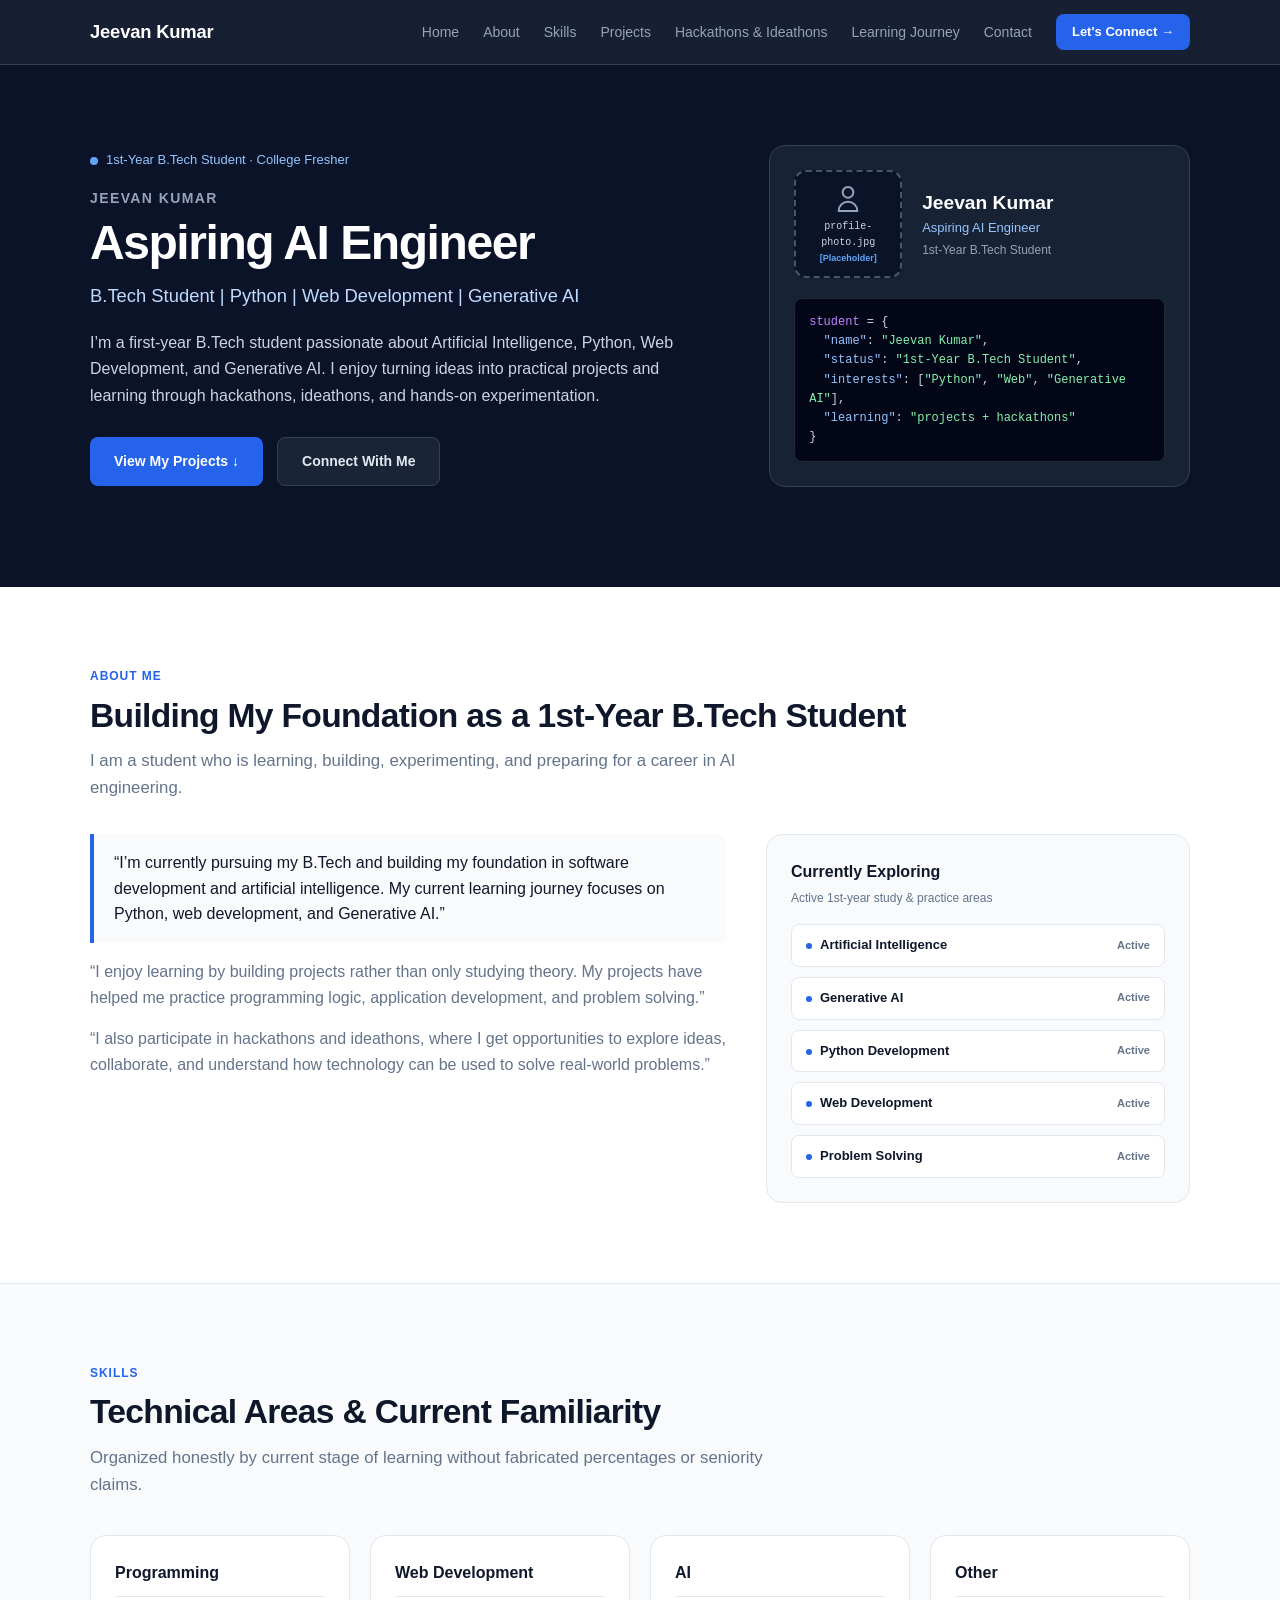
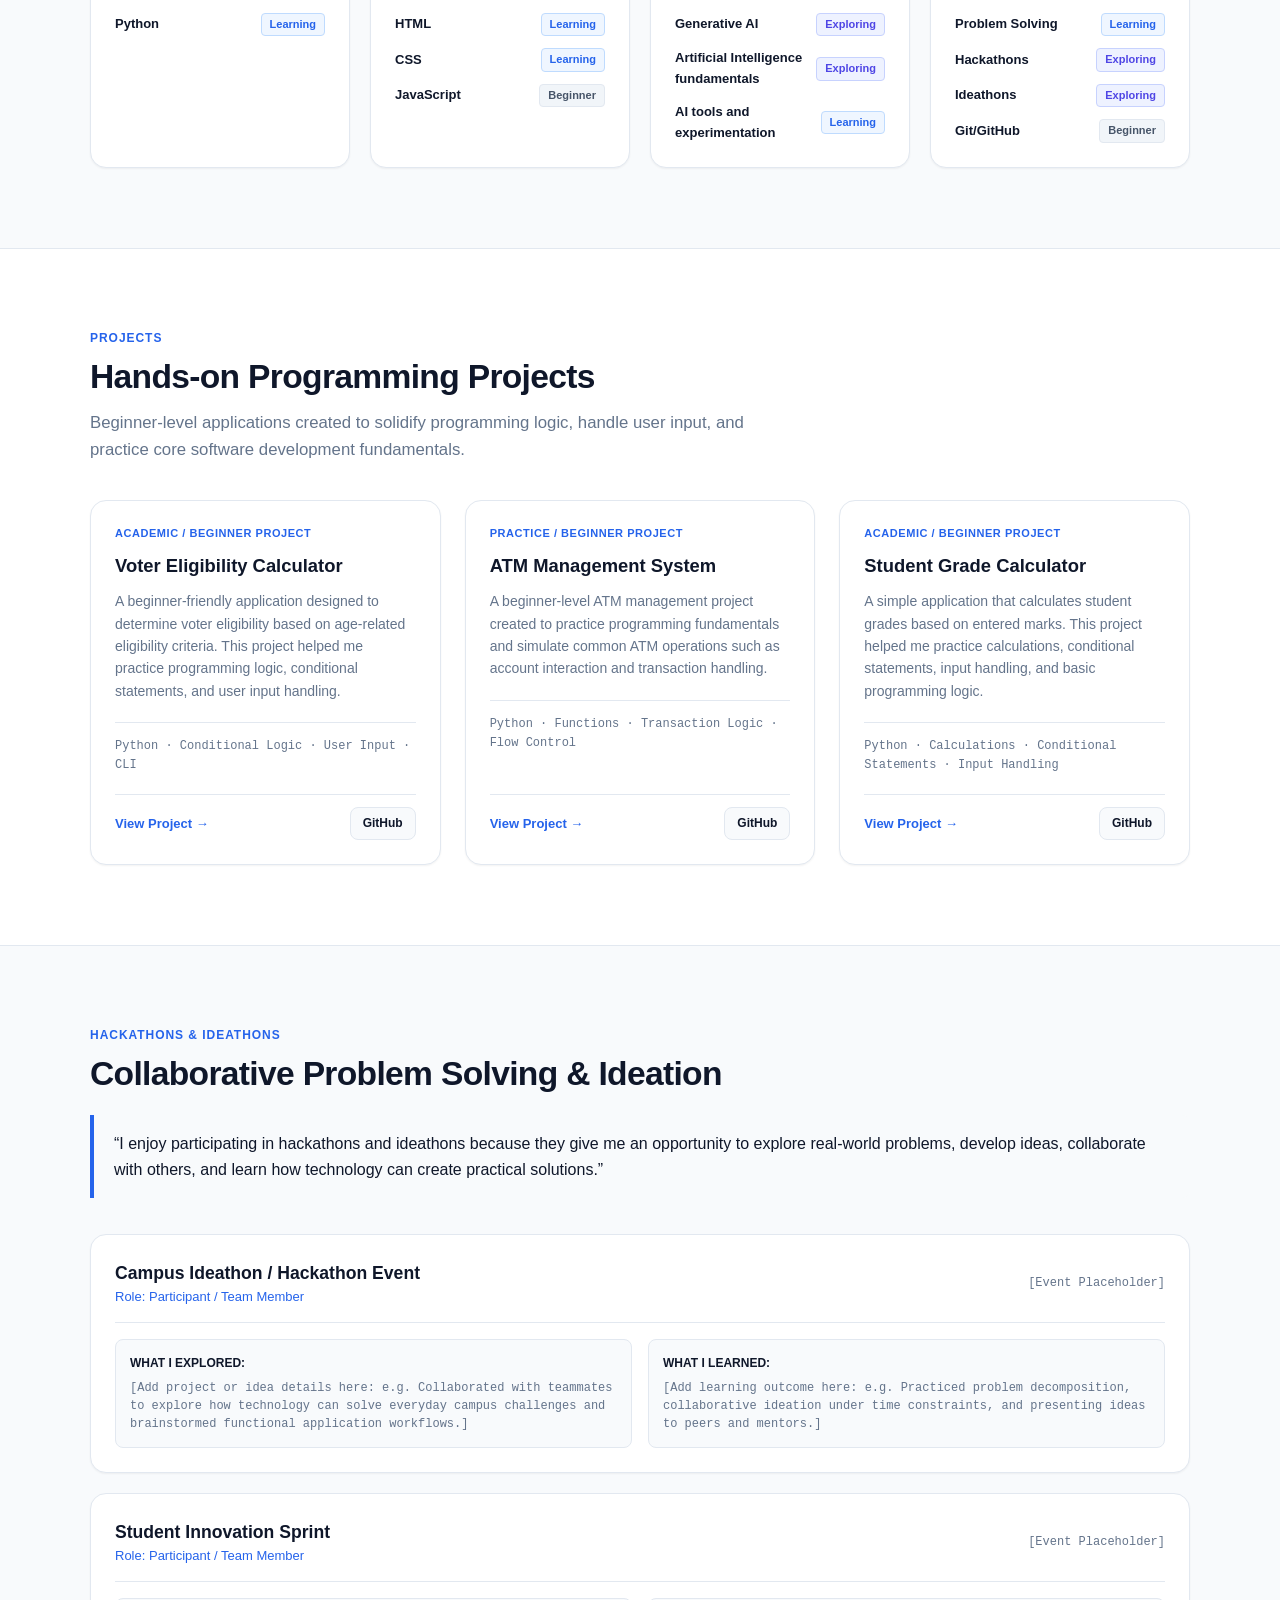
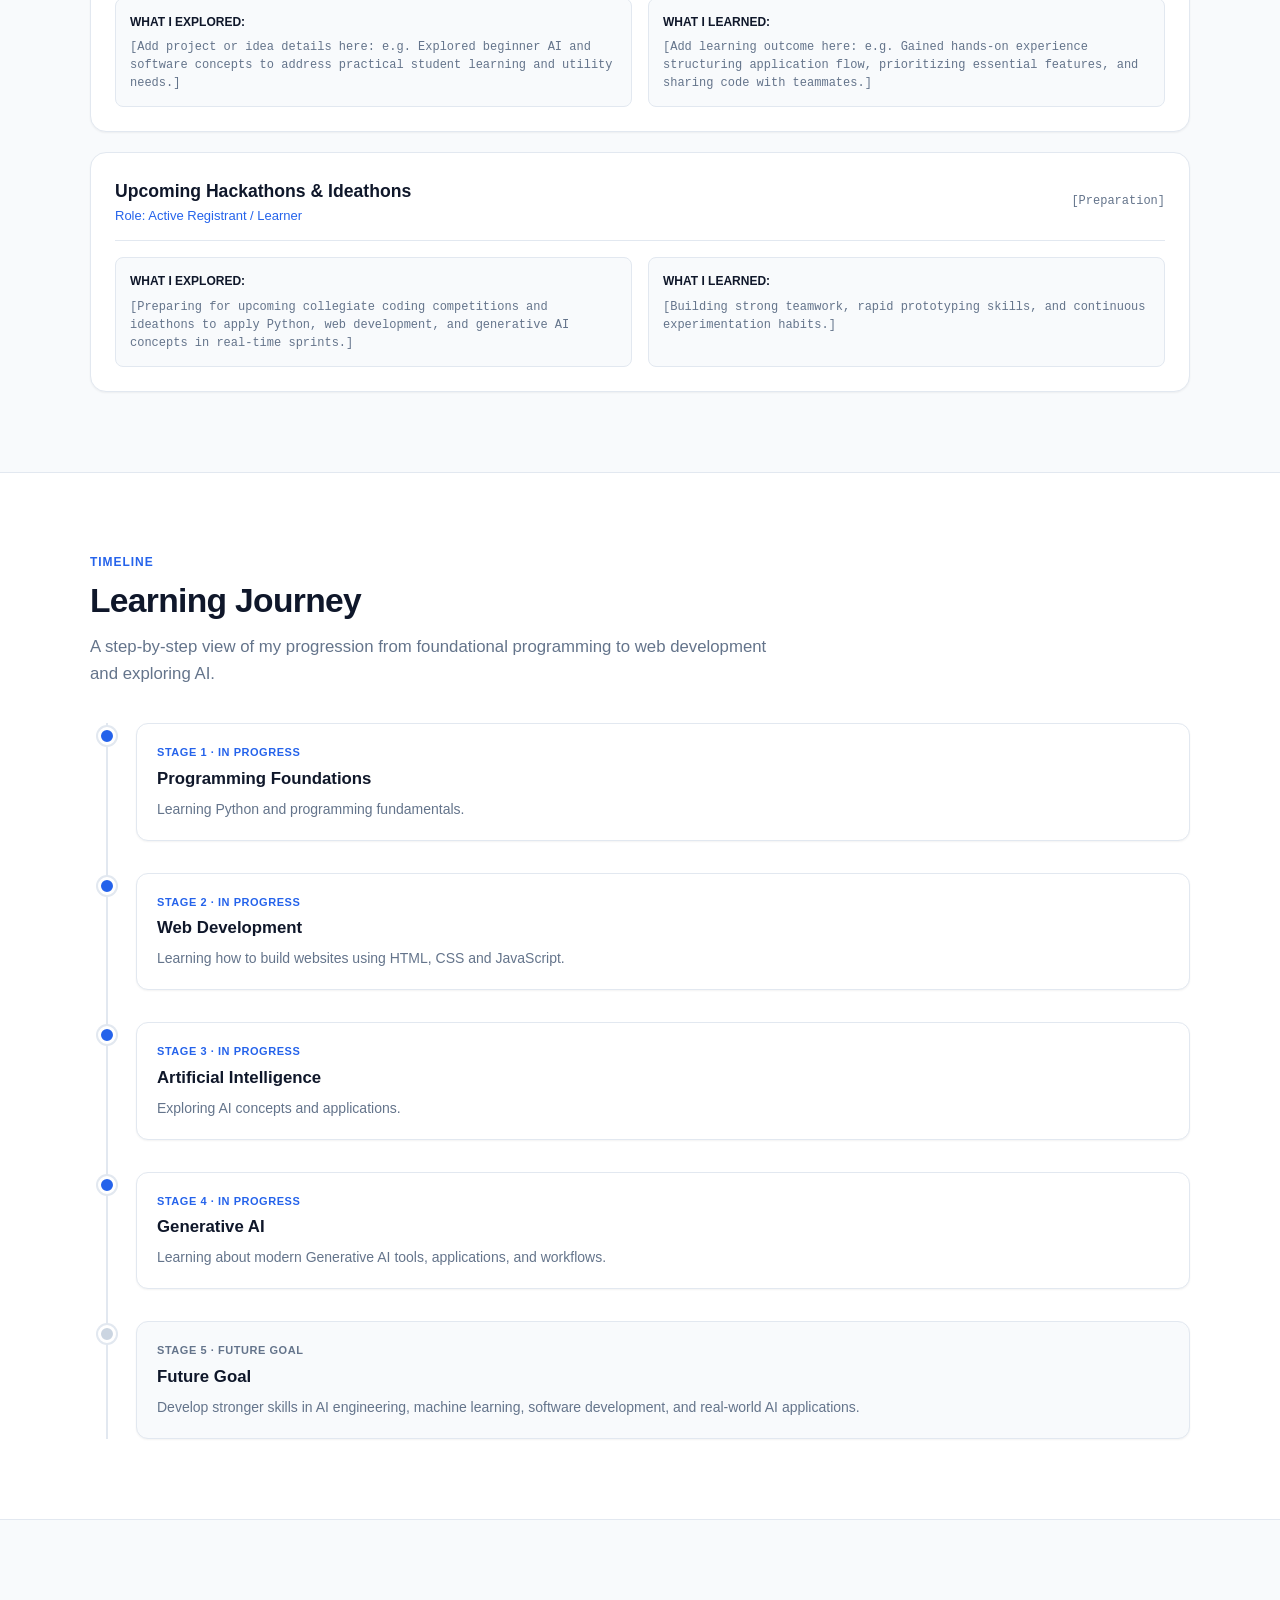
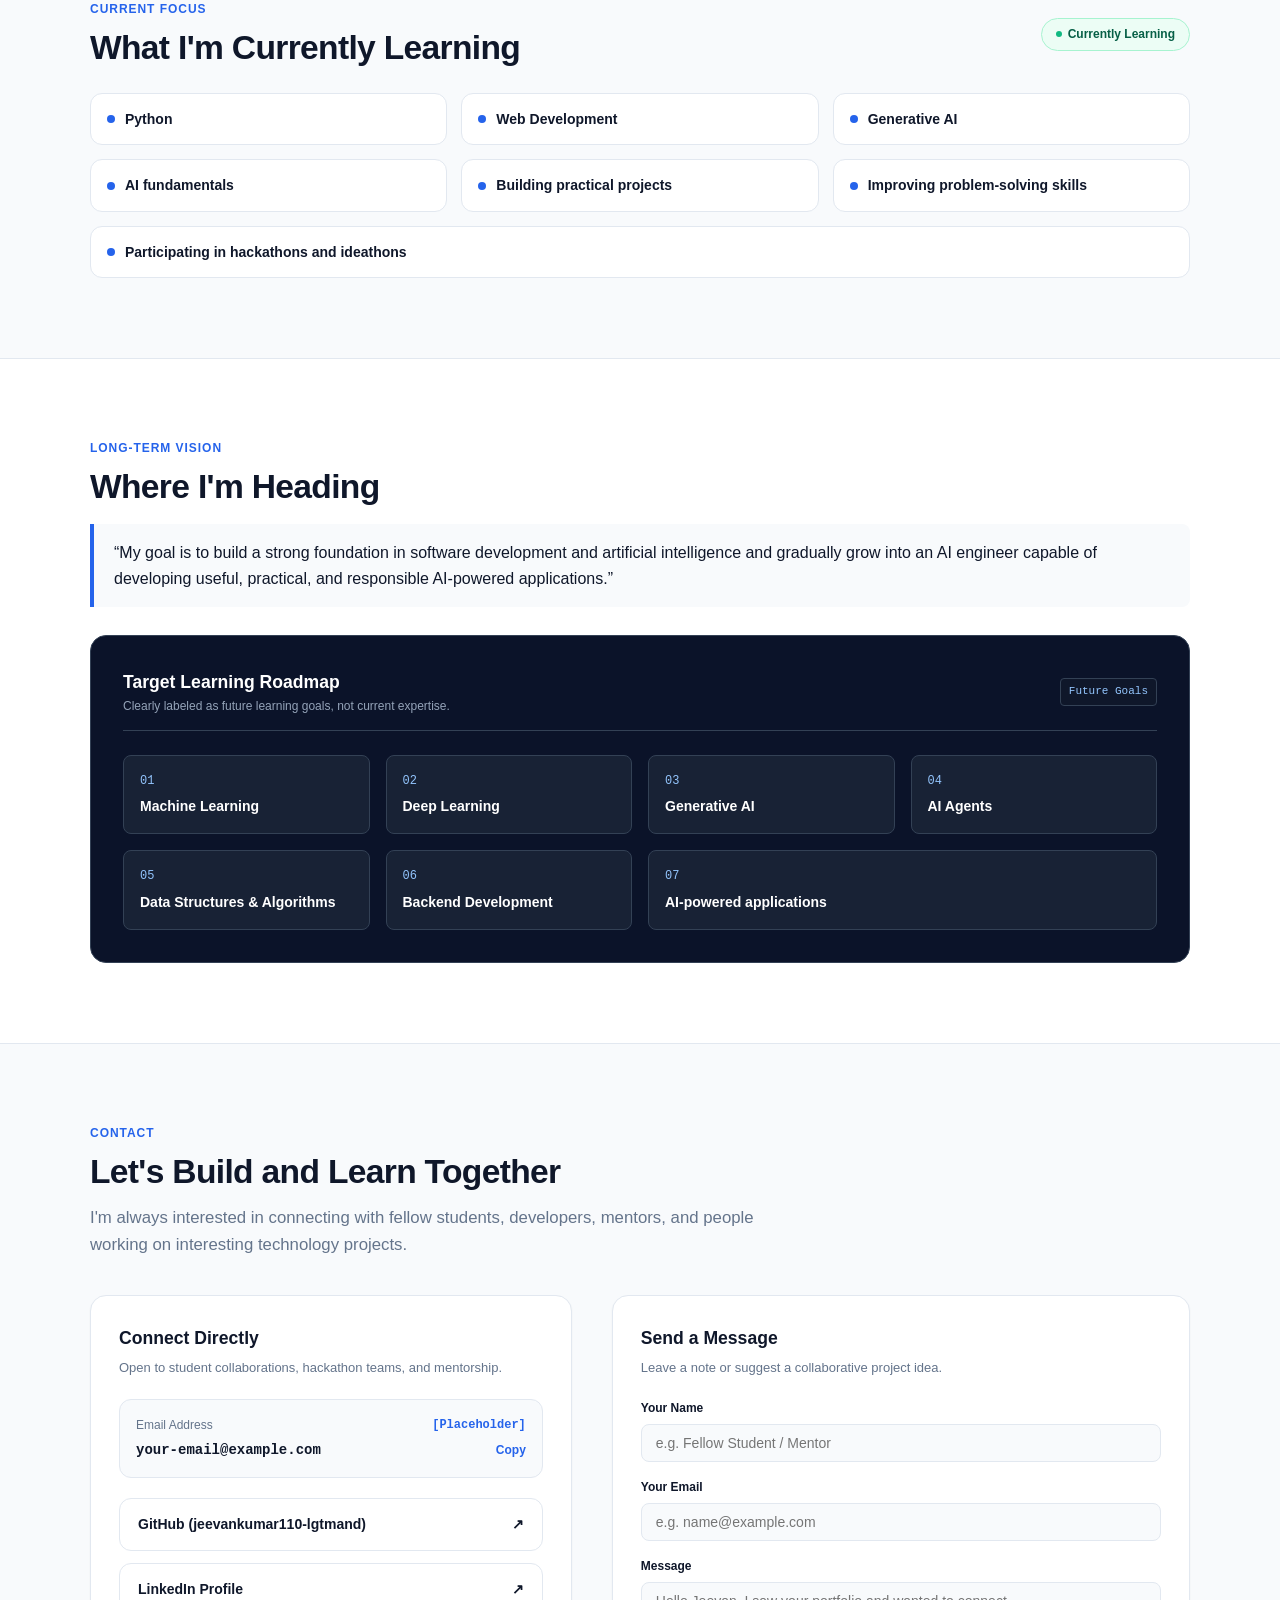
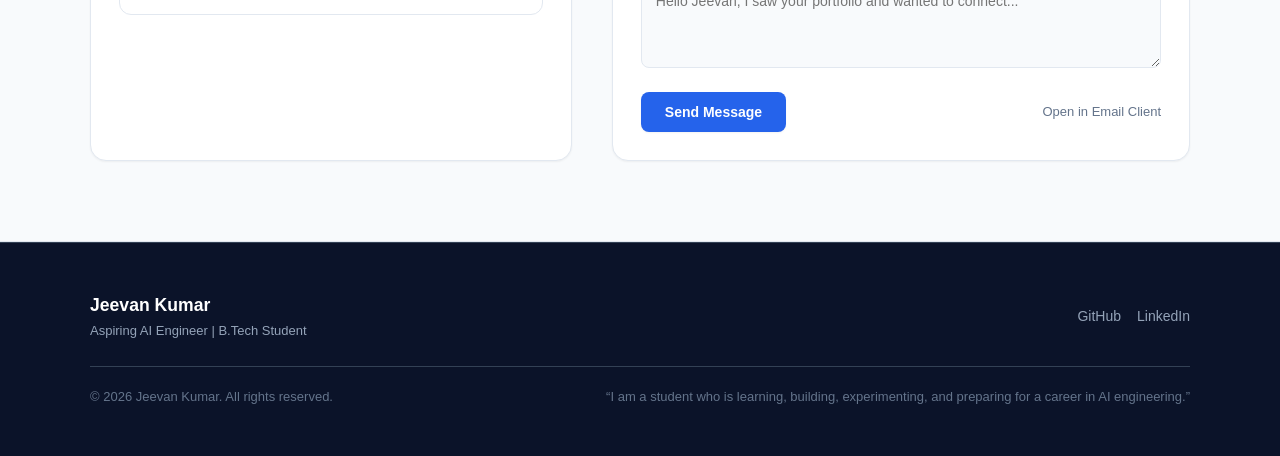
<file: portfolio/index.html>
<!DOCTYPE html>
<html lang="en">
<head>
  <meta charset="UTF-8">
  <meta name="viewport" content="width=device-width, initial-scale=1.0">
  <title>Jeevan Kumar | Aspiring AI Engineer &amp; B.Tech Student</title>
  <meta name="description" content="Portfolio of Jeevan Kumar, a B.Tech student exploring Python, Web Development, Artificial Intelligence and Generative AI.">
  
  <!-- Open Graph Metadata -->
  <meta property="og:title" content="Jeevan Kumar | Aspiring AI Engineer &amp; B.Tech Student">
  <meta property="og:description" content="Portfolio of Jeevan Kumar, a B.Tech student exploring Python, Web Development, Artificial Intelligence and Generative AI.">
  <meta property="og:type" content="website">
  <meta name="twitter:card" content="summary_large_image">

  <link rel="stylesheet" href="style.css">
</head>
<body>

  <!-- ========================================================================
       Sticky Navigation Bar
       ======================================================================== -->
  <nav class="navbar" id="navbar">
    <div class="container nav-wrapper">
      <a href="#home" class="brand-name">Jeevan Kumar</a>

      <button class="nav-toggle" id="navToggle" aria-label="Toggle navigation menu" aria-expanded="false">
        &#9776;
      </button>

      <ul class="nav-links" id="navLinks">
        <li><a href="#home" class="nav-link">Home</a></li>
        <li><a href="#about" class="nav-link">About</a></li>
        <li><a href="#skills" class="nav-link">Skills</a></li>
        <li><a href="#projects" class="nav-link">Projects</a></li>
        <li><a href="#hackathons" class="nav-link">Hackathons &amp; Ideathons</a></li>
        <li><a href="#journey" class="nav-link">Learning Journey</a></li>
        <li><a href="#contact" class="nav-link">Contact</a></li>
        <li>
          <a href="#contact" class="btn-connect">Let&apos;s Connect &rarr;</a>
        </li>
      </ul>
    </div>
  </nav>

  <!-- ========================================================================
       Hero Section
       ======================================================================== -->
  <header class="hero" id="home">
    <div class="container hero-grid">
      <div>
        <div class="hero-badge">
          <span class="pulse-dot"></span>
          <span>1st-Year B.Tech Student · College Fresher</span>
        </div>

        <p class="hero-name">Jeevan Kumar</p>
        <h1 class="hero-title">Aspiring AI Engineer</h1>
        <p class="hero-tagline">B.Tech Student | Python | Web Development | Generative AI</p>

        <p class="hero-intro">
          I’m a first-year B.Tech student passionate about Artificial Intelligence, Python, Web Development, and Generative AI. I enjoy turning ideas into practical projects and learning through hackathons, ideathons, and hands-on experimentation.
        </p>

        <div class="hero-actions">
          <a href="#projects" class="btn-primary">View My Projects &darr;</a>
          <a href="#contact" class="btn-secondary">Connect With Me</a>
        </div>
      </div>

      <!-- Right Column: Profile Photo Placeholder & Learner Card -->
      <div class="hero-card">
        <div class="profile-lockup">
          <div class="profile-placeholder-box">
            <svg fill="none" stroke="currentColor" viewBox="0 0 24 24" xmlns="http://www.w3.org/2000/svg">
              <path stroke-linecap="round" stroke-linejoin="round" stroke-width="1.5" d="M16 7a4 4 0 11-8 0 4 4 0 018 0zM12 14a7 7 0 00-7 7h14a7 7 0 00-7-7z"></path>
            </svg>
            <div class="placeholder-text">profile-photo.jpg</div>
            <div class="placeholder-tag">[Placeholder]</div>
          </div>

          <div class="profile-meta">
            <h3>Jeevan Kumar</h3>
            <div class="role">Aspiring AI Engineer</div>
            <div class="degree">1st-Year B.Tech Student</div>
          </div>
        </div>

        <div class="terminal-box">
          <span class="keyword">student</span> = {<br>
          &nbsp;&nbsp;<span class="key">"name"</span>: <span class="val">"Jeevan Kumar"</span>,<br>
          &nbsp;&nbsp;<span class="key">"status"</span>: <span class="val">"1st-Year B.Tech Student"</span>,<br>
          &nbsp;&nbsp;<span class="key">"interests"</span>: [<span class="val">"Python"</span>, <span class="val">"Web"</span>, <span class="val">"Generative AI"</span>],<br>
          &nbsp;&nbsp;<span class="key">"learning"</span>: <span class="val">"projects + hackathons"</span><br>
          }
        </div>
      </div>
    </div>
  </header>

  <!-- ========================================================================
       About Me Section
       ======================================================================== -->
  <section class="section bg-white" id="about">
    <div class="container">
      <div class="section-kicker">About Me</div>
      <h2 class="section-title">Building My Foundation as a 1st-Year B.Tech Student</h2>
      <p class="section-desc">
        I am a student who is learning, building, experimenting, and preparing for a career in AI engineering.
      </p>

      <div class="about-grid" style="margin-top: 32px;">
        <div>
          <div class="quote-highlight">
            &ldquo;I’m currently pursuing my B.Tech and building my foundation in software development and artificial intelligence. My current learning journey focuses on Python, web development, and Generative AI.&rdquo;
          </div>

          <p style="margin-bottom: 16px; color: var(--text-muted);">
            &ldquo;I enjoy learning by building projects rather than only studying theory. My projects have helped me practice programming logic, application development, and problem solving.&rdquo;
          </p>

          <p style="color: var(--text-muted);">
            &ldquo;I also participate in hackathons and ideathons, where I get opportunities to explore ideas, collaborate, and understand how technology can be used to solve real-world problems.&rdquo;
          </p>
        </div>

        <!-- Currently Exploring Card -->
        <div class="exploring-card">
          <h3>Currently Exploring</h3>
          <p class="subtitle">Active 1st-year study &amp; practice areas</p>
          <ul class="exploring-list">
            <li class="exploring-item"><span><span class="dot"></span>Artificial Intelligence</span> <span style="font-size: 0.6875rem; color: #64748b;">Active</span></li>
            <li class="exploring-item"><span><span class="dot"></span>Generative AI</span> <span style="font-size: 0.6875rem; color: #64748b;">Active</span></li>
            <li class="exploring-item"><span><span class="dot"></span>Python Development</span> <span style="font-size: 0.6875rem; color: #64748b;">Active</span></li>
            <li class="exploring-item"><span><span class="dot"></span>Web Development</span> <span style="font-size: 0.6875rem; color: #64748b;">Active</span></li>
            <li class="exploring-item"><span><span class="dot"></span>Problem Solving</span> <span style="font-size: 0.6875rem; color: #64748b;">Active</span></li>
          </ul>
        </div>
      </div>
    </div>
  </section>

  <!-- ========================================================================
       Skills Section
       ======================================================================== -->
  <section class="section bg-alt" id="skills">
    <div class="container">
      <div class="section-kicker">Skills</div>
      <h2 class="section-title">Technical Areas &amp; Current Familiarity</h2>
      <p class="section-desc">
        Organized honestly by current stage of learning without fabricated percentages or seniority claims.
      </p>

      <div class="skills-grid">
        <!-- Programming -->
        <div class="skill-category-card">
          <h3 class="category-title">Programming</h3>
          <ul class="skill-items">
            <li class="skill-row">
              <span class="skill-name">Python</span>
              <span class="skill-status learning">Learning</span>
            </li>
          </ul>
        </div>

        <!-- Web Development -->
        <div class="skill-category-card">
          <h3 class="category-title">Web Development</h3>
          <ul class="skill-items">
            <li class="skill-row">
              <span class="skill-name">HTML</span>
              <span class="skill-status learning">Learning</span>
            </li>
            <li class="skill-row">
              <span class="skill-name">CSS</span>
              <span class="skill-status learning">Learning</span>
            </li>
            <li class="skill-row">
              <span class="skill-name">JavaScript</span>
              <span class="skill-status beginner">Beginner</span>
            </li>
          </ul>
        </div>

        <!-- AI -->
        <div class="skill-category-card">
          <h3 class="category-title">AI</h3>
          <ul class="skill-items">
            <li class="skill-row">
              <span class="skill-name">Generative AI</span>
              <span class="skill-status exploring">Exploring</span>
            </li>
            <li class="skill-row">
              <span class="skill-name">Artificial Intelligence fundamentals</span>
              <span class="skill-status exploring">Exploring</span>
            </li>
            <li class="skill-row">
              <span class="skill-name">AI tools and experimentation</span>
              <span class="skill-status learning">Learning</span>
            </li>
          </ul>
        </div>

        <!-- Other -->
        <div class="skill-category-card">
          <h3 class="category-title">Other</h3>
          <ul class="skill-items">
            <li class="skill-row">
              <span class="skill-name">Problem Solving</span>
              <span class="skill-status learning">Learning</span>
            </li>
            <li class="skill-row">
              <span class="skill-name">Hackathons</span>
              <span class="skill-status exploring">Exploring</span>
            </li>
            <li class="skill-row">
              <span class="skill-name">Ideathons</span>
              <span class="skill-status exploring">Exploring</span>
            </li>
            <li class="skill-row">
              <span class="skill-name">Git/GitHub</span>
              <span class="skill-status beginner">Beginner</span>
            </li>
          </ul>
        </div>
      </div>
    </div>
  </section>

  <!-- ========================================================================
       Projects Section
       ======================================================================== -->
  <section class="section bg-white" id="projects">
    <div class="container">
      <div class="section-kicker">Projects</div>
      <h2 class="section-title">Hands-on Programming Projects</h2>
      <p class="section-desc">
        Beginner-level applications created to solidify programming logic, handle user input, and practice core software development fundamentals.
      </p>

      <div class="projects-grid">
        <!-- Project 1: Voter Eligibility Calculator -->
        <article class="project-card">
          <div>
            <div class="project-type-tag">Academic / Beginner Project</div>
            <h3 class="project-title">Voter Eligibility Calculator</h3>
            <p class="project-description">
              A beginner-friendly application designed to determine voter eligibility based on age-related eligibility criteria. This project helped me practice programming logic, conditional statements, and user input handling.
            </p>
            <div class="project-tags">
              <span class="tech-tag">Python · Conditional Logic · User Input · CLI</span>
            </div>
          </div>
          <div class="project-actions">
            <button class="btn-project-view" data-project="voter-eligibility">View Project &rarr;</button>
            <a href="https://github.com/jeevankumar110-lgtmand" target="_blank" rel="noopener noreferrer" class="btn-project-github">GitHub</a>
          </div>
        </article>

        <!-- Project 2: ATM Management System -->
        <article class="project-card">
          <div>
            <div class="project-type-tag">Practice / Beginner Project</div>
            <h3 class="project-title">ATM Management System</h3>
            <p class="project-description">
              A beginner-level ATM management project created to practice programming fundamentals and simulate common ATM operations such as account interaction and transaction handling.
            </p>
            <div class="project-tags">
              <span class="tech-tag">Python · Functions · Transaction Logic · Flow Control</span>
            </div>
          </div>
          <div class="project-actions">
            <button class="btn-project-view" data-project="atm-management">View Project &rarr;</button>
            <a href="https://github.com/jeevankumar110-lgtmand" target="_blank" rel="noopener noreferrer" class="btn-project-github">GitHub</a>
          </div>
        </article>

        <!-- Project 3: Student Grade Calculator -->
        <article class="project-card">
          <div>
            <div class="project-type-tag">Academic / Beginner Project</div>
            <h3 class="project-title">Student Grade Calculator</h3>
            <p class="project-description">
              A simple application that calculates student grades based on entered marks. This project helped me practice calculations, conditional statements, input handling, and basic programming logic.
            </p>
            <div class="project-tags">
              <span class="tech-tag">Python · Calculations · Conditional Statements · Input Handling</span>
            </div>
          </div>
          <div class="project-actions">
            <button class="btn-project-view" data-project="student-grade-calc">View Project &rarr;</button>
            <a href="https://github.com/jeevankumar110-lgtmand" target="_blank" rel="noopener noreferrer" class="btn-project-github">GitHub</a>
          </div>
        </article>
      </div>
    </div>
  </section>

  <!-- ========================================================================
       Hackathons & Ideathons Section
       ======================================================================== -->
  <section class="section bg-alt" id="hackathons">
    <div class="container">
      <div class="section-kicker">Hackathons &amp; Ideathons</div>
      <h2 class="section-title">Collaborative Problem Solving &amp; Ideation</h2>
      
      <div class="quote-highlight" style="margin-top: 20px; margin-bottom: 28px;">
        &ldquo;I enjoy participating in hackathons and ideathons because they give me an opportunity to explore real-world problems, develop ideas, collaborate with others, and learn how technology can create practical solutions.&rdquo;
      </div>

      <div class="hackathons-list">
        <!-- Event 1 Placeholder -->
        <div class="hackathon-card">
          <div class="hackathon-header">
            <div>
              <h3 class="hackathon-title">Campus Ideathon / Hackathon Event</h3>
              <div class="hackathon-role">Role: Participant / Team Member</div>
            </div>
            <span style="font-size: 0.75rem; color: #64748b; font-family: var(--font-mono);">[Event Placeholder]</span>
          </div>
          <div class="hackathon-grid">
            <div class="hackathon-box">
              <div class="box-label">What I explored:</div>
              <p class="box-content">[Add project or idea details here: e.g. Collaborated with teammates to explore how technology can solve everyday campus challenges and brainstormed functional application workflows.]</p>
            </div>
            <div class="hackathon-box">
              <div class="box-label">What I learned:</div>
              <p class="box-content">[Add learning outcome here: e.g. Practiced problem decomposition, collaborative ideation under time constraints, and presenting ideas to peers and mentors.]</p>
            </div>
          </div>
        </div>

        <!-- Event 2 Placeholder -->
        <div class="hackathon-card">
          <div class="hackathon-header">
            <div>
              <h3 class="hackathon-title">Student Innovation Sprint</h3>
              <div class="hackathon-role">Role: Participant / Team Member</div>
            </div>
            <span style="font-size: 0.75rem; color: #64748b; font-family: var(--font-mono);">[Event Placeholder]</span>
          </div>
          <div class="hackathon-grid">
            <div class="hackathon-box">
              <div class="box-label">What I explored:</div>
              <p class="box-content">[Add project or idea details here: e.g. Explored beginner AI and software concepts to address practical student learning and utility needs.]</p>
            </div>
            <div class="hackathon-box">
              <div class="box-label">What I learned:</div>
              <p class="box-content">[Add learning outcome here: e.g. Gained hands-on experience structuring application flow, prioritizing essential features, and sharing code with teammates.]</p>
            </div>
          </div>
        </div>

        <!-- Event 3 Placeholder -->
        <div class="hackathon-card">
          <div class="hackathon-header">
            <div>
              <h3 class="hackathon-title">Upcoming Hackathons &amp; Ideathons</h3>
              <div class="hackathon-role">Role: Active Registrant / Learner</div>
            </div>
            <span style="font-size: 0.75rem; color: #64748b; font-family: var(--font-mono);">[Preparation]</span>
          </div>
          <div class="hackathon-grid">
            <div class="hackathon-box">
              <div class="box-label">What I explored:</div>
              <p class="box-content">[Preparing for upcoming collegiate coding competitions and ideathons to apply Python, web development, and generative AI concepts in real-time sprints.]</p>
            </div>
            <div class="hackathon-box">
              <div class="box-label">What I learned:</div>
              <p class="box-content">[Building strong teamwork, rapid prototyping skills, and continuous experimentation habits.]</p>
            </div>
          </div>
        </div>
      </div>
    </div>
  </section>

  <!-- ========================================================================
       Learning Journey Section
       ======================================================================== -->
  <section class="section bg-white" id="journey">
    <div class="container">
      <div class="section-kicker">Timeline</div>
      <h2 class="section-title">Learning Journey</h2>
      <p class="section-desc">
        A step-by-step view of my progression from foundational programming to web development and exploring AI.
      </p>

      <div class="timeline">
        <!-- Stage 1 -->
        <div class="timeline-item">
          <div class="timeline-dot"></div>
          <div class="timeline-card">
            <div class="stage-badge">Stage 1 · In Progress</div>
            <h3 class="stage-title">Programming Foundations</h3>
            <p class="stage-desc">Learning Python and programming fundamentals.</p>
          </div>
        </div>

        <!-- Stage 2 -->
        <div class="timeline-item">
          <div class="timeline-dot"></div>
          <div class="timeline-card">
            <div class="stage-badge">Stage 2 · In Progress</div>
            <h3 class="stage-title">Web Development</h3>
            <p class="stage-desc">Learning how to build websites using HTML, CSS and JavaScript.</p>
          </div>
        </div>

        <!-- Stage 3 -->
        <div class="timeline-item">
          <div class="timeline-dot"></div>
          <div class="timeline-card">
            <div class="stage-badge">Stage 3 · In Progress</div>
            <h3 class="stage-title">Artificial Intelligence</h3>
            <p class="stage-desc">Exploring AI concepts and applications.</p>
          </div>
        </div>

        <!-- Stage 4 -->
        <div class="timeline-item">
          <div class="timeline-dot"></div>
          <div class="timeline-card">
            <div class="stage-badge">Stage 4 · In Progress</div>
            <h3 class="stage-title">Generative AI</h3>
            <p class="stage-desc">Learning about modern Generative AI tools, applications, and workflows.</p>
          </div>
        </div>

        <!-- Stage 5 -->
        <div class="timeline-item">
          <div class="timeline-dot future"></div>
          <div class="timeline-card" style="background-color: var(--bg-light);">
            <div class="stage-badge" style="color: #64748b;">Stage 5 · Future Goal</div>
            <h3 class="stage-title">Future Goal</h3>
            <p class="stage-desc">Develop stronger skills in AI engineering, machine learning, software development, and real-world AI applications.</p>
          </div>
        </div>
      </div>
    </div>
  </section>

  <!-- ========================================================================
       Current Focus Section
       ======================================================================== -->
  <section class="section bg-alt" id="focus">
    <div class="container">
      <div style="display:flex; justify-content:space-between; align-items:center; flex-wrap:wrap; gap:12px; margin-bottom: 20px;">
        <div>
          <div class="section-kicker">Current Focus</div>
          <h2 class="section-title" style="margin-bottom:0;">What I&apos;m Currently Learning</h2>
        </div>
        <div style="display:inline-flex; align-items:center; gap:6px; font-size:0.75rem; background:#ecfdf5; border:1px solid #a7f3d0; color:#065f46; padding:6px 14px; border-radius:20px; font-weight:600;">
          <span style="width:6px; height:6px; background:#10b981; border-radius:50%;"></span>
          <span>Currently Learning</span>
        </div>
      </div>

      <div class="focus-grid">
        <div class="focus-item"><span class="focus-dot"></span>Python</div>
        <div class="focus-item"><span class="focus-dot"></span>Web Development</div>
        <div class="focus-item"><span class="focus-dot"></span>Generative AI</div>
        <div class="focus-item"><span class="focus-dot"></span>AI fundamentals</div>
        <div class="focus-item"><span class="focus-dot"></span>Building practical projects</div>
        <div class="focus-item"><span class="focus-dot"></span>Improving problem-solving skills</div>
        <div class="focus-item" style="grid-column: span 3;"><span class="focus-dot"></span>Participating in hackathons and ideathons</div>
      </div>
    </div>
  </section>

  <!-- ========================================================================
       Future Goals Section
       ======================================================================== -->
  <section class="section bg-white" id="goals">
    <div class="container">
      <div class="section-kicker">Long-Term Vision</div>
      <h2 class="section-title">Where I&apos;m Heading</h2>
      <div class="quote-highlight" style="margin-top: 16px;">
        &ldquo;My goal is to build a strong foundation in software development and artificial intelligence and gradually grow into an AI engineer capable of developing useful, practical, and responsible AI-powered applications.&rdquo;
      </div>

      <div class="goals-banner">
        <div style="display:flex; justify-content:space-between; align-items:center; border-bottom:1px solid var(--border-dark); padding-bottom:14px;">
          <div>
            <h3 style="font-size:1.1rem; font-weight:700; color:#ffffff;">Target Learning Roadmap</h3>
            <p style="font-size:0.75rem; color:#94a3b8;">Clearly labeled as future learning goals, not current expertise.</p>
          </div>
          <span style="font-size:0.6875rem; background:#0f172a; padding:4px 8px; border-radius:4px; border:1px solid #334155; color:#93c5fd; font-family:var(--font-mono);">Future Goals</span>
        </div>

        <div class="goals-grid">
          <div class="goal-card"><div class="num">01</div><div class="title">Machine Learning</div></div>
          <div class="goal-card"><div class="num">02</div><div class="title">Deep Learning</div></div>
          <div class="goal-card"><div class="num">03</div><div class="title">Generative AI</div></div>
          <div class="goal-card"><div class="num">04</div><div class="title">AI Agents</div></div>
          <div class="goal-card"><div class="num">05</div><div class="title">Data Structures &amp; Algorithms</div></div>
          <div class="goal-card"><div class="num">06</div><div class="title">Backend Development</div></div>
          <div class="goal-card" style="grid-column: span 2;"><div class="num">07</div><div class="title">AI-powered applications</div></div>
        </div>
      </div>
    </div>
  </section>

  <!-- ========================================================================
       Contact Section
       ======================================================================== -->
  <section class="section bg-alt" id="contact">
    <div class="container">
      <div class="section-kicker">Contact</div>
      <h2 class="section-title">Let&apos;s Build and Learn Together</h2>
      <p class="section-desc">
        I&apos;m always interested in connecting with fellow students, developers, mentors, and people working on interesting technology projects.
      </p>

      <div class="contact-grid">
        <!-- Direct Social & Email Placeholder -->
        <div class="contact-card">
          <h3 style="font-size: 1.1rem; font-weight: 700; margin-bottom: 6px;">Connect Directly</h3>
          <p style="font-size: 0.8125rem; color: var(--text-muted); margin-bottom: 20px;">
            Open to student collaborations, hackathon teams, and mentorship.
          </p>

          <!-- Email Placeholder -->
          <div class="email-box">
            <div class="email-label">
              <span>Email Address</span>
              <span style="color:#2563eb; font-weight:600; font-family:var(--font-mono);">[Placeholder]</span>
            </div>
            <div style="display:flex; justify-content:space-between; align-items:center;">
              <a href="mailto:your-email@example.com" class="email-val">your-email@example.com</a>
              <button id="copyEmailBtn" style="font-size:0.75rem; color:#2563eb; font-weight:600;">Copy</button>
            </div>
          </div>

          <!-- Social Links -->
          <a href="https://github.com/jeevankumar110-lgtmand" target="_blank" rel="noopener noreferrer" class="social-button">
            <span>GitHub (jeevankumar110-lgtmand)</span>
            <span>&nearr;</span>
          </a>

          <a href="https://www.linkedin.com/in/jeevan-undefined-16373943b/" target="_blank" rel="noopener noreferrer" class="social-button">
            <span>LinkedIn Profile</span>
            <span>&nearr;</span>
          </a>
        </div>

        <!-- Contact Form -->
        <div class="contact-card">
          <h3 style="font-size: 1.1rem; font-weight: 700; margin-bottom: 6px;">Send a Message</h3>
          <p style="font-size: 0.8125rem; color: var(--text-muted); margin-bottom: 20px;">
            Leave a note or suggest a collaborative project idea.
          </p>

          <div id="formSuccess" style="display:none; padding:12px; background:#ecfdf5; border:1px solid #a7f3d0; border-radius:6px; color:#065f46; font-size:0.8125rem; margin-bottom:16px;">
            Thank you for reaching out! Message simulated successfully.
          </div>

          <form id="contactForm">
            <div class="form-group">
              <label for="name" class="form-label">Your Name</label>
              <input type="text" id="name" required class="form-input" placeholder="e.g. Fellow Student / Mentor">
            </div>

            <div class="form-group">
              <label for="email" class="form-label">Your Email</label>
              <input type="email" id="email" required class="form-input" placeholder="e.g. name@example.com">
            </div>

            <div class="form-group">
              <label for="message" class="form-label">Message</label>
              <textarea id="message" required rows="4" class="form-textarea" placeholder="Hello Jeevan, I saw your portfolio and wanted to connect..."></textarea>
            </div>

            <div style="display:flex; justify-content:space-between; align-items:center;">
              <button type="submit" class="btn-primary">Send Message</button>
              <a href="mailto:your-email@example.com" style="font-size:0.8125rem; color:var(--text-muted);">Open in Email Client</a>
            </div>
          </form>
        </div>
      </div>
    </div>
  </section>

  <!-- ========================================================================
       Footer
       ======================================================================== -->
  <footer class="footer">
    <div class="container">
      <div class="footer-inner">
        <div class="footer-brand">
          <h4>Jeevan Kumar</h4>
          <p style="font-size:0.8125rem; color:#94a3b8; margin-top:2px;">Aspiring AI Engineer | B.Tech Student</p>
        </div>

        <div class="footer-socials">
          <a href="https://github.com/jeevankumar110-lgtmand" target="_blank" rel="noopener noreferrer" aria-label="GitHub">GitHub</a>
          <a href="https://www.linkedin.com/in/jeevan-undefined-16373943b/" target="_blank" rel="noopener noreferrer" aria-label="LinkedIn">LinkedIn</a>
        </div>
      </div>

      <div class="footer-copy">
        <p>&copy; 2026 Jeevan Kumar. All rights reserved.</p>
        <p>&ldquo;I am a student who is learning, building, experimenting, and preparing for a career in AI engineering.&rdquo;</p>
      </div>
    </div>
  </footer>

  <!-- ========================================================================
       Project Details Modal Dialog
       ======================================================================== -->
  <div class="modal-overlay" id="projectModal" role="dialog" aria-modal="true" aria-labelledby="modalTitle">
    <div class="modal-card">
      <div class="modal-header">
        <div>
          <span style="font-size:0.6875rem; font-weight:700; color:#2563eb; text-transform:uppercase;">Project Details</span>
          <h3 id="modalTitle" style="font-size:1.2rem; font-weight:700; color:#0f172a; margin-top:2px;">Project Title</h3>
        </div>
        <button id="modalCloseBtn" style="font-size:1.5rem; color:#64748b; line-height:1;" aria-label="Close dialog">&times;</button>
      </div>

      <div class="modal-body">
        <h4 style="font-size:0.75rem; font-weight:700; text-transform:uppercase; color:#64748b; margin-bottom:6px;">Overview</h4>
        <p id="modalDesc" style="font-size:0.875rem; color:#334155; line-height:1.6; margin-bottom:16px;">Description</p>

        <h4 style="font-size:0.75rem; font-weight:700; text-transform:uppercase; color:#64748b; margin-bottom:8px;">Core Concepts Demonstrated</h4>
        <ul id="modalConcepts" style="list-style:none; font-size:0.8125rem; color:#334155; margin-bottom:16px;"></ul>

        <h4 style="font-size:0.75rem; font-weight:700; text-transform:uppercase; color:#64748b; margin-bottom:6px;">Technologies Used</h4>
        <div id="modalTags" style="font-family:var(--font-mono); font-size:0.75rem; color:#2563eb;">Tags</div>
      </div>

      <div class="modal-footer">
        <a href="https://github.com/jeevankumar110-lgtmand" target="_blank" rel="noopener noreferrer" class="btn-secondary" style="margin-right:8px; font-size:0.75rem; padding:8px 14px;">View GitHub</a>
        <button id="modalFooterClose" class="btn-primary" style="font-size:0.75rem; padding:8px 16px;">Close</button>
      </div>
    </div>
  </div>

  <script src="script.js"></script>
</body>
</html>
</file>
<file: portfolio/style.css>
/* ==========================================================================
   Jeevan Kumar — Personal Portfolio Stylesheet
   Minimal, Elegant, Professional Technology Student Portfolio
   ========================================================================== */

:root {
  /* Sophisticated Neutral Palette */
  --bg-primary: #0b1329;       /* Dark Navy Hero & Footer */
  --bg-secondary: #0f172a;     /* Deep Slate */
  --bg-surface: #1e293b;       /* Surface Slate */
  --bg-light: #f8fafc;         /* Off-white canvas */
  --bg-card: #ffffff;          /* Pure white card */
  --border-light: #e2e8f0;     /* Light hairline border */
  --border-dark: #334155;      /* Dark border */
  
  /* Text Colors */
  --text-main: #0f172a;        /* Deep charcoal */
  --text-muted: #64748b;       /* Slate muted */
  --text-light: #f8fafc;       /* Light text for dark surfaces */
  --text-dim: #94a3b8;         /* Subdued text */
  
  /* Accent Colors */
  --accent-blue: #2563eb;      /* Soft professional blue */
  --accent-blue-hover: #1d4ed8;
  --accent-soft: #eff6ff;      /* Light blue tint */
  --accent-border: #bfdbfe;
  --accent-emerald: #059669;   /* Status green */
  
  /* Layout & Typography */
  --font-main: -apple-system, BlinkMacSystemFont, 'Segoe UI', Roboto, 'Helvetica Neue', Arial, sans-serif;
  --font-mono: ui-monospace, SFMono-Regular, Menlo, Monaco, Consolas, 'Liberation Mono', monospace;
  --container-max: 1140px;
  --radius-sm: 8px;
  --radius-md: 12px;
  --radius-lg: 16px;
  --shadow-sm: 0 1px 2px 0 rgba(0, 0, 0, 0.05);
  --shadow-md: 0 4px 6px -1px rgba(0, 0, 0, 0.08), 0 2px 4px -2px rgba(0, 0, 0, 0.05);
  --transition: all 0.2s cubic-bezier(0.16, 1, 0.3, 1);
}

/* Base Reset & Accessibility */
*, *::before, *::after {
  box-sizing: border-box;
  margin: 0;
  padding: 0;
}

html {
  font-family: var(--font-main);
  color: var(--text-main);
  background-color: var(--bg-light);
  line-height: 1.6;
  scroll-behavior: smooth;
}

body {
  min-height: 100vh;
  display: flex;
  flex-direction: column;
}

/* Reduced motion preference */
@media (prefers-reduced-motion: reduce) {
  *, html {
    animation-duration: 0.01ms !important;
    animation-iteration-count: 1 !important;
    transition-duration: 0.01ms !important;
    scroll-behavior: auto !important;
  }
}

a {
  color: inherit;
  text-decoration: none;
  transition: var(--transition);
}

button {
  font-family: inherit;
  cursor: pointer;
  border: none;
  background: none;
  transition: var(--transition);
}

/* Container */
.container {
  width: 100%;
  max-width: var(--container-max);
  margin-left: auto;
  margin-right: auto;
  padding-left: 20px;
  padding-right: 20px;
}

/* Section Header Typography */
.section {
  padding: 80px 0;
  border-bottom: 1px solid var(--border-light);
}

.section.bg-alt {
  background-color: var(--bg-light);
}

.section.bg-white {
  background-color: #ffffff;
}

.section-kicker {
  font-size: 0.75rem;
  font-weight: 700;
  letter-spacing: 0.08em;
  text-transform: uppercase;
  color: var(--accent-blue);
  margin-bottom: 8px;
}

.section-title {
  font-size: 2.1rem;
  font-weight: 800;
  letter-spacing: -0.02em;
  color: var(--text-main);
  margin-bottom: 12px;
  line-height: 1.25;
}

.section-desc {
  font-size: 1.05rem;
  color: var(--text-muted);
  max-width: 680px;
  line-height: 1.6;
}

/* Sticky Navigation Bar */
.navbar {
  position: sticky;
  top: 0;
  z-index: 100;
  background-color: rgba(11, 19, 41, 0.95);
  backdrop-filter: blur(8px);
  border-bottom: 1px solid var(--border-dark);
  color: var(--text-light);
}

.nav-wrapper {
  display: flex;
  align-items: center;
  justify-content: space-between;
  height: 64px;
}

.brand-name {
  font-size: 1.15rem;
  font-weight: 800;
  letter-spacing: -0.01em;
  color: #ffffff;
}

.brand-name:hover {
  color: #93c5fd;
}

.nav-links {
  display: flex;
  align-items: center;
  gap: 24px;
  list-style: none;
}

.nav-link {
  font-size: 0.875rem;
  font-weight: 500;
  color: var(--text-dim);
}

.nav-link:hover, .nav-link.active {
  color: #ffffff;
}

.btn-connect {
  display: inline-flex;
  align-items: center;
  gap: 6px;
  padding: 8px 16px;
  font-size: 0.8125rem;
  font-weight: 600;
  color: #ffffff;
  background-color: var(--accent-blue);
  border-radius: var(--radius-sm);
  white-space: nowrap;
}

.btn-connect:hover {
  background-color: var(--accent-blue-hover);
}

/* Mobile Nav Toggle */
.nav-toggle {
  display: none;
  background: none;
  border: none;
  color: var(--text-light);
  font-size: 1.5rem;
  padding: 4px;
}

/* Hero Section */
.hero {
  background-color: var(--bg-primary);
  color: var(--text-light);
  padding: 80px 0 100px;
  position: relative;
  overflow: hidden;
}

.hero-grid {
  display: grid;
  grid-template-columns: 1.2fr 0.8fr;
  gap: 48px;
  align-items: center;
}

.hero-badge {
  display: inline-flex;
  align-items: center;
  gap: 8px;
  font-size: 0.8125rem;
  font-weight: 500;
  color: #93c5fd;
  margin-bottom: 16px;
}

.pulse-dot {
  width: 8px;
  height: 8px;
  background-color: #60a5fa;
  border-radius: 50%;
}

.hero-name {
  font-size: 0.875rem;
  font-weight: 700;
  text-transform: uppercase;
  letter-spacing: 0.1em;
  color: var(--text-dim);
  margin-bottom: 6px;
}

.hero-title {
  font-size: 3rem;
  font-weight: 800;
  letter-spacing: -0.03em;
  line-height: 1.15;
  color: #ffffff;
  margin-bottom: 10px;
}

.hero-tagline {
  font-size: 1.15rem;
  font-weight: 500;
  color: #bfdbfe;
  margin-bottom: 20px;
}

.hero-intro {
  font-size: 1rem;
  color: #cbd5e1;
  line-height: 1.65;
  margin-bottom: 28px;
  max-width: 600px;
}

.hero-actions {
  display: flex;
  gap: 14px;
  flex-wrap: wrap;
}

.btn-primary {
  display: inline-flex;
  align-items: center;
  gap: 8px;
  padding: 12px 24px;
  font-size: 0.875rem;
  font-weight: 600;
  color: #ffffff;
  background-color: var(--accent-blue);
  border-radius: var(--radius-sm);
  box-shadow: var(--shadow-sm);
}

.btn-primary:hover {
  background-color: var(--accent-blue-hover);
}

.btn-secondary {
  display: inline-flex;
  align-items: center;
  gap: 8px;
  padding: 12px 24px;
  font-size: 0.875rem;
  font-weight: 600;
  color: #e2e8f0;
  background-color: rgba(30, 41, 59, 0.8);
  border: 1px solid var(--border-dark);
  border-radius: var(--radius-sm);
}

.btn-secondary:hover {
  background-color: #334155;
  color: #ffffff;
}

/* Hero Right: Profile Placeholder & Code Card */
.hero-card {
  background: rgba(30, 41, 59, 0.7);
  border: 1px solid var(--border-dark);
  border-radius: var(--radius-lg);
  padding: 24px;
}

.profile-lockup {
  display: flex;
  gap: 20px;
  align-items: center;
}

.profile-placeholder-box {
  width: 108px;
  height: 108px;
  background-color: #0b1329;
  border: 2px dashed #475569;
  border-radius: var(--radius-md);
  display: flex;
  flex-direction: column;
  align-items: center;
  justify-content: center;
  text-align: center;
  padding: 8px;
  flex-shrink: 0;
}

.profile-placeholder-box svg {
  width: 32px;
  height: 32px;
  color: #94a3b8;
  margin-bottom: 4px;
}

.placeholder-text {
  font-family: var(--font-mono);
  font-size: 0.625rem;
  color: #cbd5e1;
}

.placeholder-tag {
  font-size: 0.5625rem;
  color: #60a5fa;
  font-weight: 600;
}

.profile-meta h3 {
  font-size: 1.2rem;
  font-weight: 700;
  color: #ffffff;
}

.profile-meta .role {
  font-size: 0.8125rem;
  color: #93c5fd;
  font-weight: 500;
}

.profile-meta .degree {
  font-size: 0.75rem;
  color: var(--text-dim);
  margin-top: 2px;
}

.terminal-box {
  margin-top: 20px;
  background-color: #020617;
  border: 1px solid #1e293b;
  border-radius: var(--radius-sm);
  padding: 14px;
  font-family: var(--font-mono);
  font-size: 0.75rem;
  line-height: 1.6;
  color: #cbd5e1;
}

.terminal-box .key { color: #93c5fd; }
.terminal-box .val { color: #86efac; }
.terminal-box .keyword { color: #c084fc; }

/* About Section */
.about-grid {
  display: grid;
  grid-template-columns: 1.2fr 0.8fr;
  gap: 40px;
  align-items: start;
}

.quote-highlight {
  padding: 16px 20px;
  background-color: var(--bg-light);
  border-left: 4px solid var(--accent-blue);
  border-radius: 0 var(--radius-sm) var(--radius-sm) 0;
  font-weight: 500;
  color: var(--text-main);
  margin-bottom: 16px;
}

.exploring-card {
  background-color: var(--bg-light);
  border: 1px solid var(--border-light);
  border-radius: var(--radius-lg);
  padding: 24px;
}

.exploring-card h3 {
  font-size: 1rem;
  font-weight: 700;
  color: var(--text-main);
  margin-bottom: 4px;
}

.exploring-card .subtitle {
  font-size: 0.75rem;
  color: var(--text-muted);
  margin-bottom: 16px;
}

.exploring-list {
  list-style: none;
  display: flex;
  flex-direction: column;
  gap: 10px;
}

.exploring-item {
  display: flex;
  align-items: center;
  justify-content: space-between;
  padding: 10px 14px;
  background-color: #ffffff;
  border: 1px solid var(--border-light);
  border-radius: var(--radius-sm);
  font-size: 0.8125rem;
  font-weight: 600;
  color: var(--text-main);
}

.dot {
  width: 6px;
  height: 6px;
  background-color: var(--accent-blue);
  border-radius: 50%;
  display: inline-block;
  margin-right: 8px;
}

/* Skills Section */
.skills-grid {
  display: grid;
  grid-template-columns: repeat(4, 1fr);
  gap: 20px;
  margin-top: 36px;
}

.skill-category-card {
  background: #ffffff;
  border: 1px solid var(--border-light);
  border-radius: var(--radius-lg);
  padding: 24px;
  box-shadow: var(--shadow-sm);
}

.category-title {
  font-size: 1rem;
  font-weight: 700;
  color: var(--text-main);
  margin-bottom: 16px;
  padding-bottom: 10px;
  border-bottom: 1px solid var(--border-light);
}

.skill-items {
  list-style: none;
  display: flex;
  flex-direction: column;
  gap: 12px;
}

.skill-row {
  display: flex;
  align-items: center;
  justify-content: space-between;
  font-size: 0.8125rem;
}

.skill-name {
  font-weight: 600;
  color: var(--text-main);
}

.skill-status {
  font-size: 0.6875rem;
  padding: 2px 8px;
  border-radius: 4px;
  font-weight: 600;
}

.skill-status.learning {
  background-color: #eff6ff;
  color: #2563eb;
  border: 1px solid #bfdbfe;
}

.skill-status.exploring {
  background-color: #eef2ff;
  color: #4f46e5;
  border: 1px solid #c7d2fe;
}

.skill-status.beginner {
  background-color: #f1f5f9;
  color: #475569;
  border: 1px solid #e2e8f0;
}

/* Projects Section */
.projects-grid {
  display: grid;
  grid-template-columns: repeat(3, 1fr);
  gap: 24px;
  margin-top: 36px;
}

.project-card {
  background: #ffffff;
  border: 1px solid var(--border-light);
  border-radius: var(--radius-lg);
  padding: 24px;
  display: flex;
  flex-direction: column;
  justify-content: space-between;
  box-shadow: var(--shadow-sm);
  transition: var(--transition);
}

.project-card:hover {
  border-color: #cbd5e1;
  box-shadow: var(--shadow-md);
  transform: translateY(-2px);
}

.project-type-tag {
  font-size: 0.6875rem;
  font-weight: 700;
  color: var(--accent-blue);
  text-transform: uppercase;
  letter-spacing: 0.05em;
  margin-bottom: 8px;
}

.project-title {
  font-size: 1.15rem;
  font-weight: 700;
  color: var(--text-main);
  margin-bottom: 10px;
}

.project-description {
  font-size: 0.875rem;
  color: var(--text-muted);
  line-height: 1.6;
  margin-bottom: 20px;
}

.project-tags {
  display: flex;
  flex-wrap: wrap;
  gap: 6px;
  margin-top: auto;
  padding-top: 14px;
  border-top: 1px solid var(--border-light);
}

.tech-tag {
  font-family: var(--font-mono);
  font-size: 0.75rem;
  color: var(--text-muted);
}

.project-actions {
  display: flex;
  align-items: center;
  justify-content: space-between;
  margin-top: 18px;
  padding-top: 12px;
  border-top: 1px solid var(--border-light);
}

.btn-project-view {
  font-size: 0.8125rem;
  font-weight: 600;
  color: var(--accent-blue);
}

.btn-project-view:hover {
  color: var(--accent-blue-hover);
}

.btn-project-github {
  display: inline-flex;
  align-items: center;
  gap: 6px;
  padding: 6px 12px;
  font-size: 0.75rem;
  font-weight: 600;
  color: var(--text-main);
  background-color: var(--bg-light);
  border: 1px solid var(--border-light);
  border-radius: var(--radius-sm);
}

.btn-project-github:hover {
  background-color: #e2e8f0;
}

/* Hackathons & Ideathons */
.hackathons-list {
  display: flex;
  flex-direction: column;
  gap: 20px;
  margin-top: 36px;
}

.hackathon-card {
  background: #ffffff;
  border: 1px solid var(--border-light);
  border-radius: var(--radius-lg);
  padding: 24px;
  box-shadow: var(--shadow-sm);
}

.hackathon-header {
  display: flex;
  align-items: center;
  justify-content: space-between;
  padding-bottom: 14px;
  border-bottom: 1px solid var(--border-light);
  margin-bottom: 16px;
}

.hackathon-title {
  font-size: 1.1rem;
  font-weight: 700;
  color: var(--text-main);
}

.hackathon-role {
  font-size: 0.8125rem;
  color: var(--accent-blue);
  font-weight: 500;
}

.hackathon-grid {
  display: grid;
  grid-template-columns: 1fr 1fr;
  gap: 16px;
}

.hackathon-box {
  background-color: var(--bg-light);
  border: 1px solid var(--border-light);
  border-radius: var(--radius-sm);
  padding: 14px;
}

.box-label {
  font-size: 0.75rem;
  font-weight: 700;
  text-transform: uppercase;
  color: var(--text-main);
  margin-bottom: 6px;
}

.box-content {
  font-family: var(--font-mono);
  font-size: 0.75rem;
  color: var(--text-muted);
  line-height: 1.5;
}

/* Learning Journey Timeline */
.timeline {
  position: relative;
  border-left: 2px solid var(--border-light);
  margin-left: 16px;
  padding-left: 28px;
  display: flex;
  flex-direction: column;
  gap: 32px;
  margin-top: 36px;
}

.timeline-item {
  position: relative;
}

.timeline-dot {
  position: absolute;
  left: -38px;
  top: 4px;
  width: 18px;
  height: 18px;
  border-radius: 50%;
  background-color: var(--accent-blue);
  border: 3px solid #ffffff;
  box-shadow: 0 0 0 2px var(--border-light);
}

.timeline-dot.future {
  background-color: #cbd5e1;
}

.timeline-card {
  background-color: #ffffff;
  border: 1px solid var(--border-light);
  border-radius: var(--radius-md);
  padding: 20px;
  box-shadow: var(--shadow-sm);
}

.stage-badge {
  font-size: 0.6875rem;
  font-weight: 700;
  color: var(--accent-blue);
  text-transform: uppercase;
  letter-spacing: 0.05em;
  margin-bottom: 4px;
}

.stage-title {
  font-size: 1.05rem;
  font-weight: 700;
  color: var(--text-main);
  margin-bottom: 6px;
}

.stage-desc {
  font-size: 0.875rem;
  color: var(--text-muted);
  line-height: 1.5;
}

/* Current Focus Section */
.focus-grid {
  display: grid;
  grid-template-columns: repeat(3, 1fr);
  gap: 14px;
  margin-top: 24px;
}

.focus-item {
  display: flex;
  align-items: center;
  gap: 10px;
  padding: 14px 16px;
  background-color: #ffffff;
  border: 1px solid var(--border-light);
  border-radius: var(--radius-md);
  font-size: 0.875rem;
  font-weight: 600;
  color: var(--text-main);
}

.focus-dot {
  width: 8px;
  height: 8px;
  border-radius: 50%;
  background-color: var(--accent-blue);
}

/* Future Goals Section */
.goals-banner {
  background-color: var(--bg-primary);
  color: var(--text-light);
  border-radius: var(--radius-lg);
  padding: 32px;
  margin-top: 28px;
  border: 1px solid var(--border-dark);
}

.goals-grid {
  display: grid;
  grid-template-columns: repeat(4, 1fr);
  gap: 16px;
  margin-top: 24px;
}

.goal-card {
  background: rgba(30, 41, 59, 0.7);
  border: 1px solid var(--border-dark);
  border-radius: var(--radius-sm);
  padding: 16px;
}

.goal-card .num {
  font-family: var(--font-mono);
  font-size: 0.75rem;
  color: #93c5fd;
  margin-bottom: 4px;
}

.goal-card .title {
  font-size: 0.875rem;
  font-weight: 700;
  color: #ffffff;
}

/* Contact Section */
.contact-grid {
  display: grid;
  grid-template-columns: 1fr 1.2fr;
  gap: 40px;
  margin-top: 36px;
}

.contact-card {
  background: #ffffff;
  border: 1px solid var(--border-light);
  border-radius: var(--radius-lg);
  padding: 28px;
  box-shadow: var(--shadow-sm);
}

.social-button {
  display: flex;
  align-items: center;
  justify-content: space-between;
  padding: 14px 18px;
  border: 1px solid var(--border-light);
  border-radius: var(--radius-md);
  margin-bottom: 12px;
  color: var(--text-main);
  font-size: 0.875rem;
  font-weight: 600;
  transition: var(--transition);
}

.social-button:hover {
  background-color: var(--bg-light);
  border-color: #cbd5e1;
}

.email-box {
  background-color: var(--bg-light);
  border: 1px solid var(--border-light);
  border-radius: var(--radius-md);
  padding: 16px;
  margin-bottom: 20px;
}

.email-label {
  font-size: 0.75rem;
  color: var(--text-muted);
  display: flex;
  justify-content: space-between;
  margin-bottom: 4px;
}

.email-val {
  font-family: var(--font-mono);
  font-size: 0.875rem;
  font-weight: 600;
  color: var(--text-main);
}

.form-group {
  margin-bottom: 16px;
}

.form-label {
  display: block;
  font-size: 0.75rem;
  font-weight: 600;
  color: var(--text-main);
  margin-bottom: 6px;
}

.form-input, .form-textarea {
  width: 100%;
  padding: 10px 14px;
  border: 1px solid var(--border-light);
  border-radius: var(--radius-sm);
  font-family: inherit;
  font-size: 0.875rem;
  background-color: var(--bg-light);
  transition: var(--transition);
}

.form-input:focus, .form-textarea:focus {
  outline: none;
  background-color: #ffffff;
  border-color: var(--accent-blue);
  box-shadow: 0 0 0 3px rgba(37, 99, 235, 0.1);
}

/* Footer */
.footer {
  background-color: var(--bg-primary);
  color: var(--text-dim);
  padding: 48px 0;
  border-top: 1px solid var(--border-dark);
  font-size: 0.875rem;
}

.footer-inner {
  display: flex;
  align-items: center;
  justify-content: space-between;
  flex-wrap: wrap;
  gap: 20px;
  padding-bottom: 24px;
  border-bottom: 1px solid var(--border-dark);
}

.footer-brand h4 {
  font-size: 1.1rem;
  font-weight: 700;
  color: #ffffff;
}

.footer-socials {
  display: flex;
  gap: 16px;
}

.footer-socials a {
  color: var(--text-dim);
}

.footer-socials a:hover {
  color: #ffffff;
}

.footer-copy {
  padding-top: 20px;
  display: flex;
  justify-content: space-between;
  font-size: 0.8125rem;
  color: #64748b;
}

/* Modal */
.modal-overlay {
  display: none;
  position: fixed;
  inset: 0;
  background-color: rgba(2, 6, 23, 0.7);
  backdrop-filter: blur(4px);
  z-index: 200;
  align-items: center;
  justify-content: center;
  padding: 20px;
}

.modal-overlay.active {
  display: flex;
}

.modal-card {
  background-color: #ffffff;
  border-radius: var(--radius-lg);
  max-width: 560px;
  width: 100%;
  box-shadow: 0 20px 25px -5px rgba(0, 0, 0, 0.1);
  overflow: hidden;
}

.modal-header {
  padding: 20px 24px;
  border-bottom: 1px solid var(--border-light);
  display: flex;
  justify-content: space-between;
  align-items: center;
  background-color: var(--bg-light);
}

.modal-body {
  padding: 24px;
  max-height: 70vh;
  overflow-y: auto;
}

.modal-footer {
  padding: 16px 24px;
  border-top: 1px solid var(--border-light);
  display: flex;
  justify-content: flex-end;
  background-color: var(--bg-light);
}

/* Responsive Breakpoints */
@media (max-width: 992px) {
  .hero-grid, .about-grid, .contact-grid {
    grid-template-columns: 1fr;
    gap: 36px;
  }
  .skills-grid {
    grid-template-columns: repeat(2, 1fr);
  }
  .projects-grid {
    grid-template-columns: 1fr;
  }
  .goals-grid {
    grid-template-columns: repeat(2, 1fr);
  }
}

@media (max-width: 768px) {
  .nav-links {
    display: none;
    position: absolute;
    top: 64px;
    left: 0;
    right: 0;
    background-color: var(--bg-primary);
    flex-direction: column;
    padding: 20px;
    gap: 16px;
    border-bottom: 1px solid var(--border-dark);
  }
  .nav-links.open {
    display: flex;
  }
  .nav-toggle {
    display: block;
  }
  .skills-grid {
    grid-template-columns: 1fr;
  }
  .focus-grid {
    grid-template-columns: 1fr;
  }
  .hackathon-grid {
    grid-template-columns: 1fr;
  }
  .hero-title {
    font-size: 2.2rem;
  }
}
</file>
